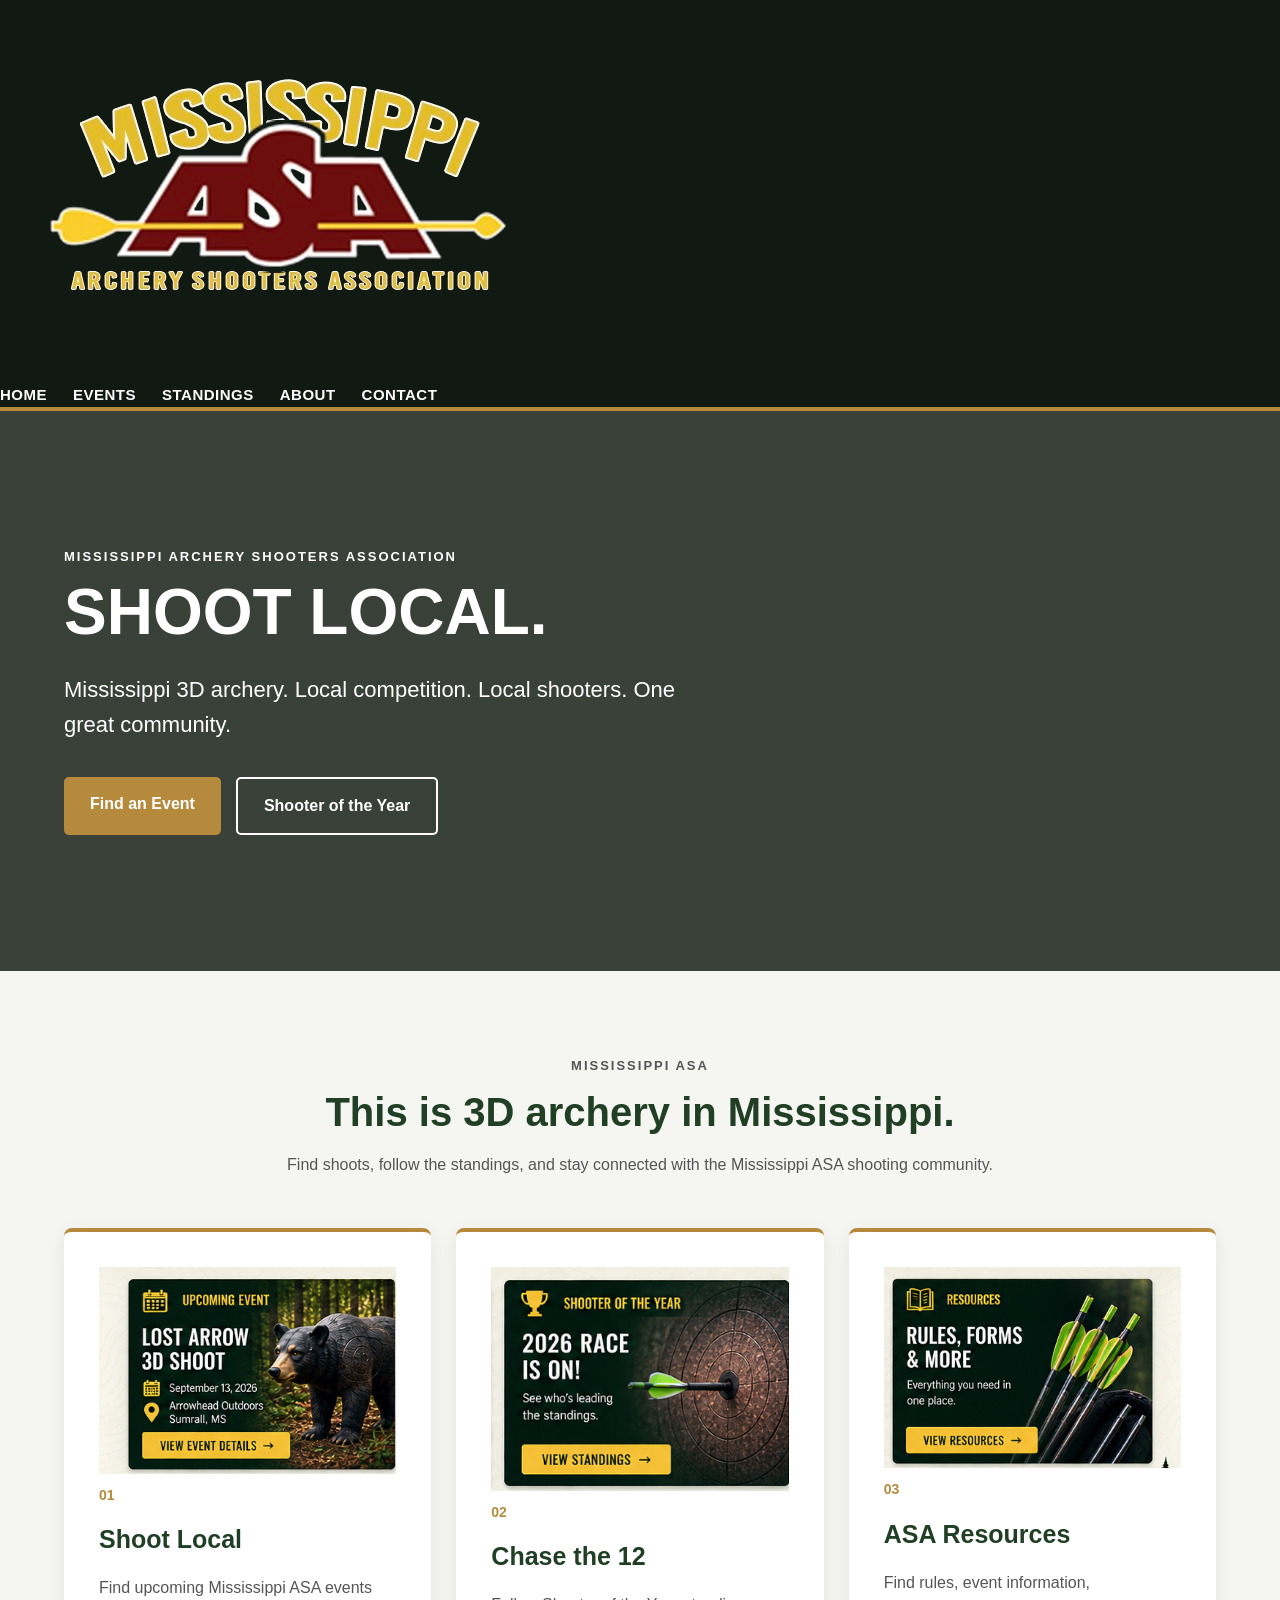
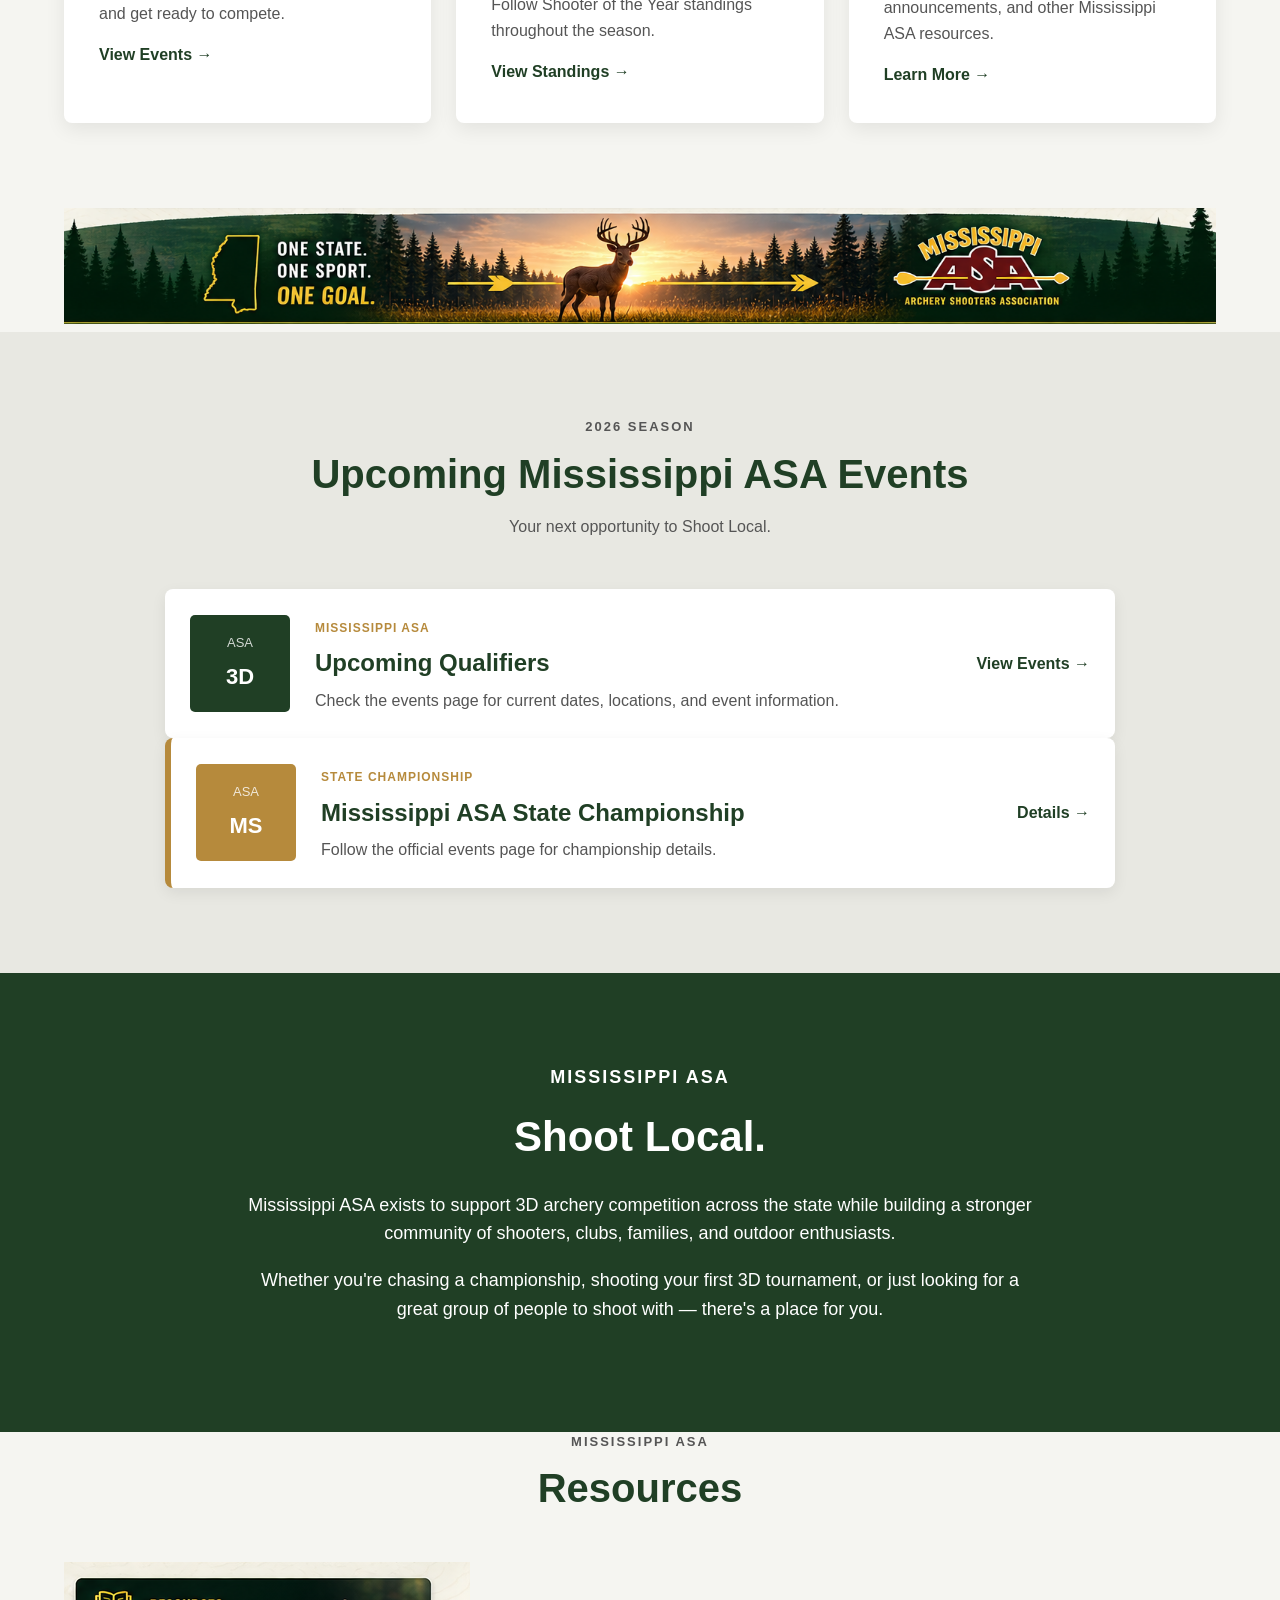
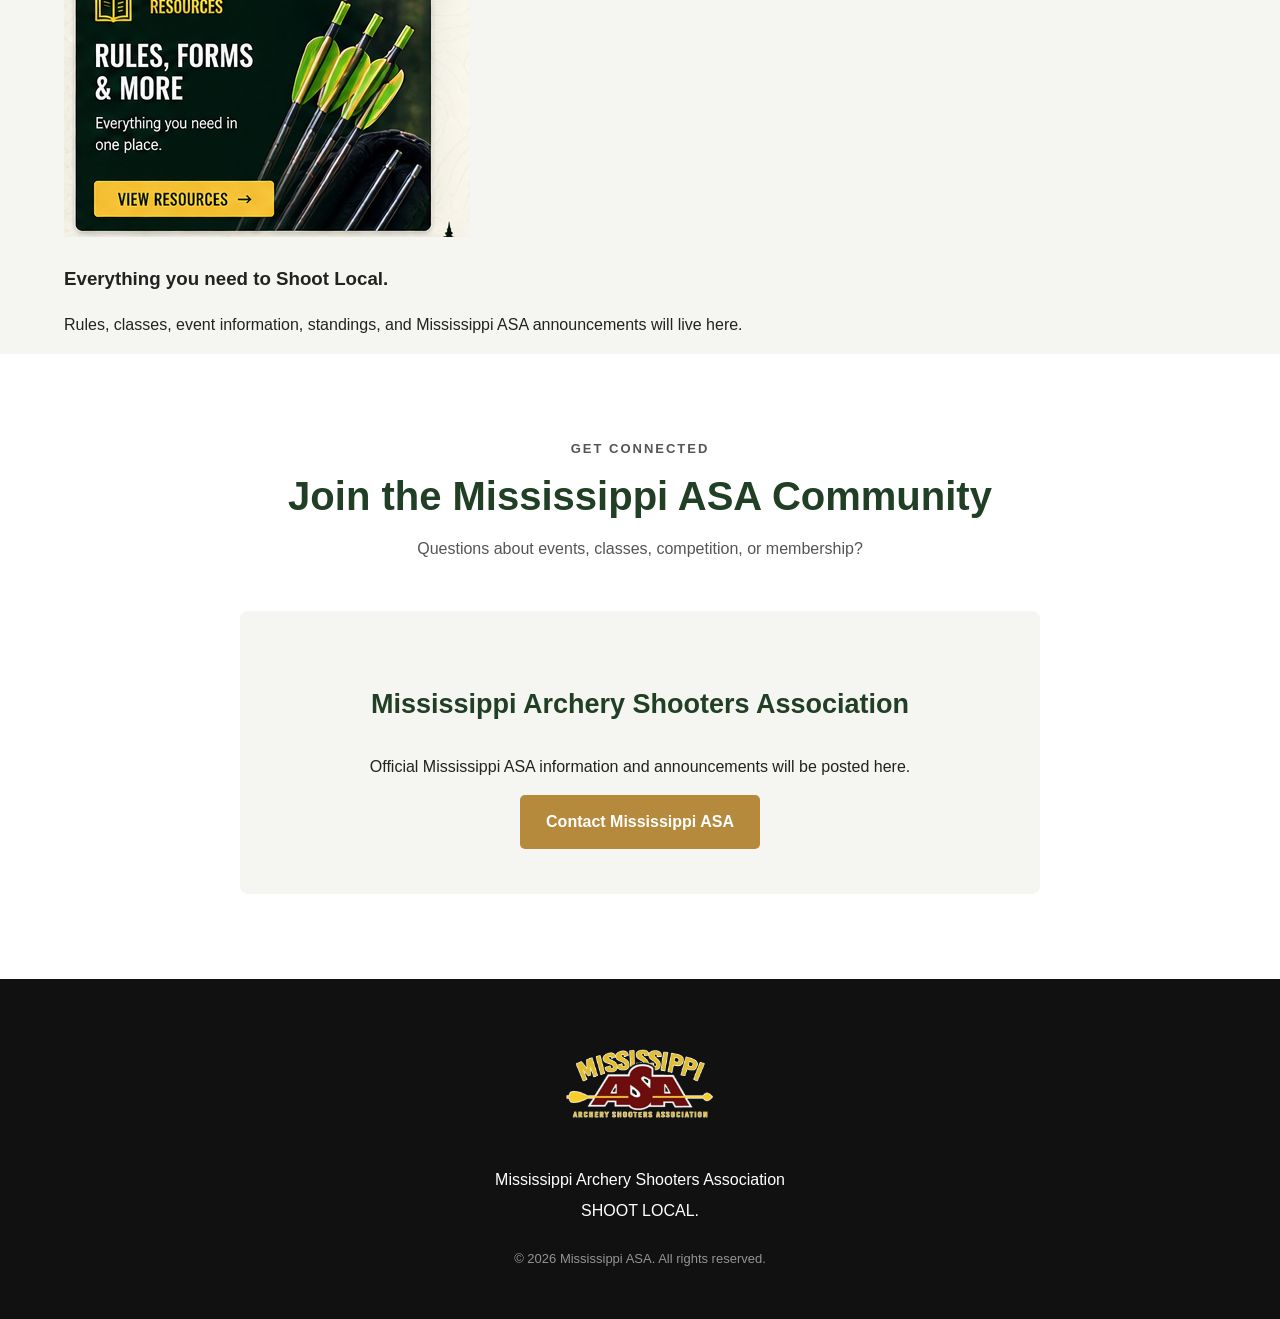
<file: index.html>
<!DOCTYPE html>
<html lang="en">

<head>

    <meta charset="UTF-8">

    <meta
        name="viewport"
        content="width=device-width, initial-scale=1.0"
    >

    <meta
        name="description"
        content="Mississippi Archery Shooters Association - Shoot Local."
    >

    <title>
        Mississippi ASA | Shoot Local
    </title>

    <link
        rel="stylesheet"
        href="css/style.css"
    >

</head>


<body>


<!-- =====================================================
     HEADER
===================================================== -->

<header class="site-header">

    <div class="header-container">

        <div class="logo">
            <a href="index.html">
                <img src="images/msasa-logo-transparent.png"
                     alt="Mississippi ASA Archery Shooters Association">
            </a>
        </div>


        <button class="menu-toggle" id="menuToggle">
            ☰
        </button>


<nav class="main-nav" id="mainNav">

    <a href="index.html">
        Home
    </a>

    <a href="events.html">
        Events
    </a>

    <a href="standings.html">
        Standings
    </a>

    <a href="index.html#about">
        About
    </a>

    <a href="index.html#contact">
        Contact
    </a>

</nav>

</header>


<!-- =====================================================
     HERO
===================================================== -->

<main>

<section class="hero">

    <div class="hero-overlay"></div>

    <div class="container hero-content">

        <div class="hero-copy">

            <p class="eyebrow">
                MISSISSIPPI ARCHERY SHOOTERS ASSOCIATION
            </p>

            <h1>
                SHOOT LOCAL.
            </h1>

            <p class="hero-text">
                Mississippi 3D archery.
                Local competition.
                Local shooters.
                One great community.
            </p>


            <div class="hero-buttons">

                <a
                    href="events.html"
                    class="button"
                >
                    Find an Event
                </a>

                <a
                    href="standings.html"
                    class="button button-outline"
                >
                    Shooter of the Year
                </a>

            </div>

        </div>

    </div>

</section>



<!-- =====================================================
     INTRO / QUICK LINKS
===================================================== -->

<section class="quick-links">

    <div class="container">

        <div class="section-heading">

            <p class="eyebrow">
                MISSISSIPPI ASA
            </p>

            <h2>
                This is 3D archery in Mississippi.
            </h2>

            <p>
                Find shoots, follow the standings,
                and stay connected with the Mississippi ASA
                shooting community.
            </p>

        </div>



        <div class="card-grid">


            <!-- =================================================
                 EVENT CARD
            ================================================== -->

            <article class="card graphic-card">

                <img
                    src="./images/msasa-card-event.png"
                    alt="Mississippi ASA events"
                >

                <div class="card-content">

                    <span class="card-number">
                        01
                    </span>

                    <h3>
                        Shoot Local
                    </h3>

                    <p>
                        Find upcoming Mississippi ASA
                        events and get ready to compete.
                    </p>

                    <a href="events.html">
                        View Events →
                    </a>

                </div>

            </article>



            <!-- =================================================
                 SHOOTER OF THE YEAR CARD
            ================================================== -->

            <article class="card graphic-card">

                <img
                    src="./images/msasa-card-soty.png"
                    alt="Mississippi ASA Shooter of the Year"
                >

                <div class="card-content">

                    <span class="card-number">
                        02
                    </span>

                    <h3>
                        Chase the 12
                    </h3>

                    <p>
                        Follow Shooter of the Year
                        standings throughout the season.
                    </p>

                    <a href="standings.html">
                        View Standings →
                    </a>

                </div>

            </article>



            <!-- =================================================
                 RESOURCES CARD
            ================================================== -->

            <article class="card graphic-card">

                <img
                    src="./images/msasa-card-resources.png"
                    alt="Mississippi ASA resources"
                >

                <div class="card-content">

                    <span class="card-number">
                        03
                    </span>

                    <h3>
                        ASA Resources
                    </h3>

                    <p>
                        Find rules, event information,
                        announcements, and other Mississippi
                        ASA resources.
                    </p>

                    <a href="#contact">
                        Learn More →
                    </a>

                </div>

            </article>


        </div>

    </div>

</section>



<!-- =====================================================
     STATE BANNER
===================================================== -->

<section class="state-banner">

    <div class="container">

        <img
            src="./images/msasa-state-banner.png"
            alt="Mississippi ASA"
        >

    </div>

</section>



<!-- =====================================================
     2026 EVENTS
===================================================== -->

<section
    class="events"
    id="events"
>

    <div class="container">

        <div class="section-heading">

            <p class="eyebrow">
                2026 SEASON
            </p>

            <h2>
                Upcoming Mississippi ASA Events
            </h2>

            <p>
                Your next opportunity to
                Shoot Local.
            </p>

        </div>


        <div class="event-list">


            <!-- =================================================
                 QUALIFIERS
            ================================================== -->

            <article class="event-card">

                <div class="event-date">

                    <span>
                        ASA
                    </span>

                    <strong>
                        3D
                    </strong>

                </div>


                <div class="event-info">

                    <span class="event-type">
                        MISSISSIPPI ASA
                    </span>

                    <h3>
                        Upcoming Qualifiers
                    </h3>

                    <p>
                        Check the events page for
                        current dates, locations,
                        and event information.
                    </p>

                </div>


                <a
                    href="events.html"
                    class="event-link"
                >
                    View Events →
                </a>

            </article>



            <!-- =================================================
                 STATE CHAMPIONSHIP
            ================================================== -->

            <article class="event-card featured-event">

                <div class="event-date">

                    <span>
                        ASA
                    </span>

                    <strong>
                        MS
                    </strong>

                </div>


                <div class="event-info">

                    <span class="event-type">
                        STATE CHAMPIONSHIP
                    </span>

                    <h3>
                        Mississippi ASA
                        State Championship
                    </h3>

                    <p>
                        Follow the official events
                        page for championship details.
                    </p>

                </div>


                <a
                    href="events.html"
                    class="event-link"
                >
                    Details →
                </a>

            </article>


        </div>

    </div>

</section>



<!-- =====================================================
     ABOUT
===================================================== -->

<section
    class="about"
    id="about"
>

    <div class="container about-content">

        <p class="eyebrow">
            MISSISSIPPI ASA
        </p>

        <h2>
            Shoot Local.
        </h2>

        <p>
            Mississippi ASA exists to support
            3D archery competition across the
            state while building a stronger
            community of shooters, clubs,
            families, and outdoor enthusiasts.
        </p>

        <p>
            Whether you're chasing a championship,
            shooting your first 3D tournament,
            or just looking for a great group
            of people to shoot with —
            there's a place for you.
        </p>

    </div>

</section>



<!-- =====================================================
     RESOURCES
===================================================== -->

<section class="resources">

    <div class="container">

        <div class="section-heading">

            <p class="eyebrow">
                MISSISSIPPI ASA
            </p>

            <h2>
                Resources
            </h2>

        </div>


        <div class="resource-card">

            <img
                src="./images/msasa-card-resources.png"
                alt="Mississippi ASA resources"
            >

            <div class="resource-content">

                <h3>
                    Everything you need to
                    Shoot Local.
                </h3>

                <p>
                    Rules, classes, event information,
                    standings, and Mississippi ASA
                    announcements will live here.
                </p>

            </div>

        </div>

    </div>

</section>



<!-- =====================================================
     CONTACT
===================================================== -->

<section
    class="contact"
    id="contact"
>

    <div class="container">

        <div class="section-heading">

            <p class="eyebrow">
                GET CONNECTED
            </p>

            <h2>
                Join the Mississippi ASA Community
            </h2>

            <p>
                Questions about events, classes,
                competition, or membership?
            </p>

        </div>


        <div class="contact-card">

            <h3>
                Mississippi Archery Shooters Association
            </h3>

            <p>
                Official Mississippi ASA information
                and announcements will be posted
                here.
            </p>

            <a
                href="mailto:info@mississippi-asa.com"
                class="button"
            >
                Contact Mississippi ASA
            </a>

        </div>

    </div>

</section>

</main>



<!-- =====================================================
     FOOTER
===================================================== -->

<footer class="site-footer">

    <div class="container">

        <img
            src="./images/msasa-logo-transparent.png"
            alt="Mississippi ASA"
            class="footer-logo"
        >

        <p>
            Mississippi Archery Shooters Association
        </p>

        <p class="footer-tagline">
            SHOOT LOCAL.
        </p>

        <p class="copyright">
            © 2026 Mississippi ASA.
            All rights reserved.
        </p>

    </div>

</footer>

<script>

const menuToggle = document.getElementById("menuToggle");

const mainNav = document.getElementById("mainNav");


menuToggle.addEventListener("click", () => {

    mainNav.classList.toggle("active");

});

</script>
</body>

</html>
</file>
<file: css/style.css>
/* =========================================================
   MISSISSIPPI ASA WEBSITE
   MAIN STYLESHEET
========================================================= */


/* =========================================================
   RESET
========================================================= */

* {
    box-sizing: border-box;
}

html {
    scroll-behavior: smooth;
}

body {
    margin: 0;
    font-family: Arial, Helvetica, sans-serif;
    color: #222;
    background: #f5f5f1;
    line-height: 1.6;
}

img {
    max-width: 100%;
}

a {
    text-decoration: none;
}


/* =========================================================
   ADMIN: SHOOTER MANAGEMENT
========================================================= */

.shooter-management-card,
.shooter-directory-card {
    width: min(92%, 960px);
    margin-left: auto;
    margin-right: auto;
    margin-bottom: 28px;
    overflow: hidden;
    background: #ffffff;
    border: 1px solid #deded7;
    border-radius: 10px;
    box-shadow: 0 8px 24px rgba(17, 26, 18, 0.08);
}

.shooter-management-card .admin-card-header,
.shooter-directory-card .admin-card-header {
    padding: 28px 32px 24px;
    background: linear-gradient(135deg, #203f25, #162d1a);
    color: #ffffff;
    border-bottom: 4px solid #b68a3c;
}

.shooter-management-card .admin-card-header .eyebrow,
.shooter-directory-card .admin-card-header .eyebrow {
    margin-bottom: 6px;
    color: #e1bd78;
}

.shooter-management-card .admin-card-header h2,
.shooter-directory-card .admin-card-header h2 {
    margin: 0;
    font-size: clamp(1.65rem, 3vw, 2rem);
    line-height: 1.2;
}

.shooter-management-card .admin-card-header p:not(.eyebrow),
.shooter-directory-card .admin-card-header p:not(.eyebrow) {
    max-width: 630px;
    margin: 8px 0 0;
    color: rgba(255, 255, 255, 0.86);
}

.shooter-management-card .admin-form,
.shooter-directory-card .admin-form {
    padding: 30px 32px 32px;
}

.shooter-form {
    display: grid;
    grid-template-columns: repeat(2, minmax(0, 1fr));
    gap: 20px;
}

.shooter-form .form-group:nth-child(3),
.shooter-form .admin-primary-button,
.shooter-form .admin-status {
    grid-column: 1 / -1;
}

.shooter-management-card .form-group,
.shooter-directory-card .form-group {
    min-width: 0;
}

.shooter-management-card .form-group label,
.shooter-directory-card .form-group label {
    display: block;
    margin-bottom: 7px;
    color: #203f25;
    font-size: 0.9rem;
    font-weight: 700;
}

.shooter-management-card .form-group input,
.shooter-management-card .form-group select,
.shooter-directory-card .form-group input,
.shooter-directory-card .form-group select {
    width: 100%;
    min-height: 48px;
    padding: 11px 13px;
    border: 1px solid #bfc3b9;
    border-radius: 6px;
    background: #ffffff;
    color: #202820;
    font: inherit;
}

.shooter-management-card .form-group input:focus,
.shooter-management-card .form-group select:focus,
.shooter-directory-card .form-group input:focus,
.shooter-directory-card .form-group select:focus {
    outline: none;
    border-color: #b68a3c;
    box-shadow: 0 0 0 3px rgba(182, 138, 60, 0.2);
}

.shooter-management-card .form-group small,
.shooter-directory-card .form-group small {
    display: block;
    margin-top: 6px;
    color: #656b63;
}

.shooter-management-card .admin-primary-button,
.shooter-directory-card .admin-secondary-button,
.shooter-directory-card .shooter-action-button,
.shooter-directory-card .search-clear-button {
    min-height: 46px;
    border-radius: 6px;
    font: inherit;
    font-weight: 700;
    cursor: pointer;
    transition: background-color 0.2s ease, border-color 0.2s ease, transform 0.2s ease;
}

.shooter-management-card .admin-primary-button {
    width: fit-content;
    padding: 12px 22px;
    border: 1px solid #b68a3c;
    background: #b68a3c;
    color: #ffffff;
}

.shooter-management-card .admin-primary-button:hover,
.shooter-management-card .admin-primary-button:focus-visible {
    background: #946d2c;
    border-color: #946d2c;
}

.shooter-management-card .admin-primary-button:disabled {
    cursor: wait;
    opacity: 0.7;
}

.shooter-directory-card .admin-secondary-button {
    padding: 11px 18px;
    border: 1px solid #203f25;
    background: #ffffff;
    color: #203f25;
}

.shooter-directory-card .admin-secondary-button:hover,
.shooter-directory-card .admin-secondary-button:focus-visible {
    background: #eef1e9;
}

.shooter-management-card .admin-primary-button:focus-visible,
.shooter-directory-card .admin-secondary-button:focus-visible,
.shooter-directory-card .shooter-action-button:focus-visible,
.shooter-directory-card .search-clear-button:focus-visible {
    outline: 3px solid rgba(182, 138, 60, 0.45);
    outline-offset: 2px;
}

.shooter-management-card .admin-status {
    min-height: 1.5em;
    margin: 0;
    color: #203f25;
    font-weight: 700;
}

.shooter-directory-card .shooter-directory-actions {
    display: flex;
    align-items: center;
    justify-content: space-between;
    gap: 16px;
    margin: 20px 0;
}

.shooter-directory-card .shooter-directory-summary {
    margin: 0;
    color: #596057;
    font-size: 0.9rem;
    font-weight: 700;
}

.shooter-directory-card .shooter-search-field {
    position: relative;
}

.shooter-directory-card .shooter-search-field input {
    padding-right: 78px;
}

.shooter-directory-card .search-clear-button {
    position: absolute;
    top: 50%;
    right: 6px;
    min-height: 34px;
    padding: 4px 10px;
    border: 0;
    background: #eef1e9;
    color: #203f25;
    transform: translateY(-50%);
    font-size: 0.8rem;
}

.shooter-directory-card .search-clear-button:hover {
    background: #dfe5d9;
}

.shooter-directory-card .shooter-list {
    display: grid;
    gap: 10px;
}

.shooter-directory-card .shooter-row {
    display: flex;
    align-items: center;
    justify-content: space-between;
    gap: 20px;
    padding: 18px;
    border: 1px solid #deded7;
    border-left: 4px solid #b68a3c;
    border-radius: 7px;
    background: #ffffff;
    cursor: default;
}

.shooter-directory-card .shooter-row:hover {
    background: #f8f9f5;
}

.shooter-directory-card .shooter-info {
    min-width: 0;
}

.shooter-directory-card .shooter-name {
    display: block;
    color: #203f25;
    font-size: 1.05rem;
}

.shooter-directory-card .shooter-class,
.shooter-directory-card .shooter-asa {
    margin-top: 2px;
    color: #5c645a;
    font-size: 0.9rem;
}

.shooter-directory-card .shooter-asa {
    color: #84622a;
    font-weight: 700;
}

.shooter-directory-card .shooter-actions {
    display: flex;
    flex: 0 0 auto;
    gap: 9px;
}

.shooter-directory-card .shooter-action-button {
    min-width: 88px;
    padding: 10px 14px;
    border: 1px solid #203f25;
    background: #ffffff;
    color: #203f25;
}

.shooter-directory-card .shooter-edit-button:hover {
    background: #eef1e9;
}

.shooter-directory-card .shooter-deactivate-button {
    border-color: #8b3c2f;
    color: #8b3c2f;
}

.shooter-directory-card .shooter-deactivate-button:hover {
    background: #fff3f1;
}

@media (max-width: 700px) {
    .shooter-management-card,
    .shooter-directory-card {
        width: min(94%, 960px);
    }

    .shooter-management-card .admin-card-header,
    .shooter-directory-card .admin-card-header,
    .shooter-management-card .admin-form,
    .shooter-directory-card .admin-form {
        padding: 23px 20px;
    }

    .shooter-form {
        grid-template-columns: 1fr;
        gap: 17px;
    }

    .shooter-form .form-group:nth-child(3),
    .shooter-form .admin-primary-button,
    .shooter-form .admin-status {
        grid-column: auto;
    }

    .shooter-management-card .admin-primary-button {
        width: 100%;
    }

    .shooter-directory-card .shooter-directory-actions {
        align-items: stretch;
        flex-direction: column;
    }

    .shooter-directory-card .admin-secondary-button {
        width: 100%;
    }

    .shooter-directory-card .shooter-row {
        align-items: stretch;
        flex-direction: column;
        gap: 15px;
        padding: 16px;
    }

    .shooter-directory-card .shooter-actions {
        width: 100%;
    }

    .shooter-directory-card .shooter-action-button {
        flex: 1;
        min-height: 48px;
    }
}


/* =========================================================
   ADMIN: SCORE ENTRY AND MANAGEMENT
========================================================= */

.score-entry-card,
.score-management-card {
    width: min(92%, 960px);
    margin-right: auto;
    margin-bottom: 28px;
    margin-left: auto;
    overflow: hidden;
    background: #ffffff;
    border: 1px solid #deded7;
    border-radius: 10px;
    box-shadow: 0 8px 24px rgba(17, 26, 18, 0.08);
}

.score-entry-card .admin-card-header,
.score-management-card .admin-card-header {
    padding: 28px 32px 24px;
    background: linear-gradient(135deg, #203f25, #162d1a);
    color: #ffffff;
    border-bottom: 4px solid #b68a3c;
}

.score-entry-card .admin-card-header .eyebrow,
.score-management-card .admin-card-header .eyebrow {
    margin-bottom: 6px;
    color: #e1bd78;
}

.score-entry-card .admin-card-header h2,
.score-management-card .admin-card-header h2 {
    margin: 0;
    font-size: clamp(1.65rem, 3vw, 2rem);
    line-height: 1.2;
}

.score-entry-card .admin-card-header p:not(.eyebrow),
.score-management-card .admin-card-header p:not(.eyebrow) {
    max-width: 630px;
    margin: 8px 0 0;
    color: rgba(255, 255, 255, 0.86);
}

.score-entry-card .admin-form {
    padding: 30px 32px 32px;
}

.score-entry-form {
    display: grid;
    grid-template-columns: repeat(2, minmax(0, 1fr));
    gap: 20px;
}

.score-entry-card .form-group {
    min-width: 0;
}

.score-entry-card .form-group label {
    display: block;
    margin-bottom: 7px;
    color: #203f25;
    font-size: 0.9rem;
    font-weight: 700;
}

.score-entry-card .form-group input,
.score-entry-card .form-group select {
    width: 100%;
    min-height: 48px;
    padding: 11px 13px;
    border: 1px solid #bfc3b9;
    border-radius: 6px;
    background: #ffffff;
    color: #202820;
    font: inherit;
}

.score-entry-card .form-group input:focus,
.score-entry-card .form-group select:focus {
    outline: none;
    border-color: #b68a3c;
    box-shadow: 0 0 0 3px rgba(182, 138, 60, 0.2);
}

.score-entry-card .admin-primary-button {
    width: fit-content;
    min-height: 46px;
    padding: 12px 22px;
    border: 1px solid #b68a3c;
    border-radius: 6px;
    background: #b68a3c;
    color: #ffffff;
    font: inherit;
    font-weight: 700;
    cursor: pointer;
    transition: background-color 0.2s ease, border-color 0.2s ease;
}

.score-entry-card .admin-primary-button:hover,
.score-entry-card .admin-primary-button:focus-visible {
    border-color: #946d2c;
    background: #946d2c;
}

.score-entry-card .admin-primary-button:focus-visible,
.score-management-card .score-action-button:focus-visible {
    outline: 3px solid rgba(182, 138, 60, 0.45);
    outline-offset: 2px;
}

.score-entry-card .admin-status {
    min-height: 1.5em;
    margin: 0;
    color: #203f25;
    font-weight: 700;
}

.score-management-card .score-list {
    display: grid;
    gap: 12px;
    padding: 30px 32px 32px;
}

.score-management-card .score-list > p {
    margin: 0;
    padding: 18px;
    border: 1px solid #deded7;
    border-radius: 7px;
    color: #596057;
    text-align: center;
}

.score-management-card .score-management-row {
    display: flex;
    align-items: center;
    justify-content: space-between;
    gap: 20px;
    padding: 18px;
    border: 1px solid #deded7;
    border-left: 4px solid #b68a3c;
    border-radius: 7px;
    background: #ffffff;
}

.score-management-card .score-details {
    min-width: 0;
}

.score-management-card .score-shooter-name,
.score-management-card .score-event-name {
    display: block;
}

.score-management-card .score-shooter-name {
    color: #203f25;
    font-size: 1.05rem;
}

.score-management-card .score-event-name {
    margin-top: 2px;
    color: #5c645a;
    font-size: 0.9rem;
}

.score-management-card .score-metrics {
    display: flex;
    gap: 8px;
    margin-top: 12px;
}

.score-management-card .score-metrics > span {
    min-width: 78px;
    padding: 6px 10px;
    border-radius: 5px;
    background: #eef1e9;
    color: #203f25;
}

.score-management-card .score-metrics small,
.score-management-card .score-metrics strong {
    display: block;
}

.score-management-card .score-metrics small {
    color: #596057;
    font-size: 0.7rem;
    font-weight: 700;
    letter-spacing: 0.05em;
    text-transform: uppercase;
}

.score-management-card .score-metrics strong {
    font-size: 1.05rem;
}

.score-management-card .score-actions {
    display: flex;
    flex: 0 0 auto;
    gap: 9px;
}

.score-management-card .score-action-button {
    min-width: 88px;
    min-height: 46px;
    padding: 10px 14px;
    border: 1px solid #203f25;
    border-radius: 6px;
    background: #ffffff;
    color: #203f25;
    font: inherit;
    font-weight: 700;
    cursor: pointer;
    transition: background-color 0.2s ease, border-color 0.2s ease;
}

.score-management-card .score-edit-button:hover {
    background: #eef1e9;
}

.score-management-card .score-delete-button {
    border-color: #8b3c2f;
    color: #8b3c2f;
}

.score-management-card .score-delete-button:hover {
    background: #fff3f1;
}

@media (max-width: 700px) {
    .score-entry-card,
    .score-management-card {
        width: min(94%, 960px);
    }

    .score-entry-card .admin-card-header,
    .score-management-card .admin-card-header,
    .score-entry-card .admin-form,
    .score-management-card .score-list {
        padding: 23px 20px;
    }

    .score-entry-form {
        grid-template-columns: 1fr;
        gap: 17px;
    }

    .score-entry-card .admin-primary-button {
        width: 100%;
    }

    .score-management-card .score-management-row {
        align-items: stretch;
        flex-direction: column;
        gap: 15px;
        padding: 16px;
    }

    .score-management-card .score-actions {
        width: 100%;
    }

    .score-management-card .score-action-button {
        flex: 1;
        min-height: 48px;
    }
}

.container {
    width: 90%;
    max-width: 1200px;
    margin: 0 auto;
}


/* =========================================================
   HEADER
========================================================= */

.site-header {
    background: #111a12;
    color: white;
    border-bottom: 4px solid #b68a3c;
}

.header-content {
    display: flex;
    justify-content: space-between;
    align-items: center;
    gap: 30px;
    padding: 15px 0;
}

.brand {
    display: flex;
    align-items: center;
}

.site-logo {
    width: 250px;
    height: auto;
    display: block;
}


/* =========================================================
   NAVIGATION
========================================================= */

.main-nav {
    display: flex;
    align-items: center;
    gap: 26px;
}

.main-nav a {
    color: white;
    font-weight: bold;
    font-size: 15px;
    text-transform: uppercase;
    letter-spacing: 0.5px;
}

.main-nav a:hover {
    color: #d5aa51;
}


/* =========================================================
   HERO
========================================================= */

.hero {
    min-height: 560px;

    display: flex;
    align-items: center;

    background:
        linear-gradient(
            rgba(15, 25, 16, 0.82),
            rgba(15, 25, 16, 0.82)
        );

    color: white;
}

.hero-content {
    padding: 90px 0;
}

.eyebrow {
    margin: 0 0 12px;

    font-size: 13px;
    font-weight: bold;

    letter-spacing: 2px;
}

.hero h1 {
    max-width: 800px;

    margin: 0 0 25px;

    font-size: 64px;
    line-height: 1.05;
}

.hero-text {
    max-width: 650px;

    margin: 0 0 35px;

    font-size: 22px;
}

.hero-buttons {
    display: flex;
    gap: 15px;
    flex-wrap: wrap;
}


/* =========================================================
   BUTTONS
========================================================= */

.button {
    display: inline-block;

    padding: 14px 26px;

    background: #b68a3c;
    color: white;

    border-radius: 5px;

    font-weight: bold;

    transition: 0.2s ease;
}

.button:hover {
    background: #946d2c;
    transform: translateY(-1px);
}

.button-outline {
    background: transparent;

    border: 2px solid white;
}

.button-outline:hover {
    background: white;
    color: #203f25;
}


/* =========================================================
   SECTION HEADINGS
========================================================= */

.quick-links,
.events,
.standings,
.classes,
.contact {
    padding: 85px 0;
}

.section-heading {
    max-width: 720px;

    margin: 0 auto 50px;

    text-align: center;
}

.section-heading h2 {
    margin: 5px 0 15px;

    color: #203f25;

    font-size: 40px;
    line-height: 1.2;
}

.section-heading p {
    color: #555;
}
.event-type {
    display: inline-block;
    margin-bottom: 6px;

    color: #b68a3c;

    font-size: 12px;
    font-weight: bold;

    letter-spacing: 1px;
}

.featured-event {
    border-left: 6px solid #b68a3c;
}

.featured-event .event-date {
    background: #b68a3c;
}

.event-link:hover {
    color: #b68a3c;
}

/* =========================================================
   QUICK LINK CARDS
========================================================= */

.card-grid {
    display: grid;

    grid-template-columns:
        repeat(3, 1fr);

    gap: 25px;
}

.card {
    background: white;

    padding: 35px;

    border-radius: 8px;

    box-shadow:
        0 6px 20px rgba(0, 0, 0, 0.08);

    border-top: 4px solid #b68a3c;
}

.card-number {
    color: #b68a3c;

    font-size: 14px;
    font-weight: bold;
}

.card h3 {
    margin: 12px 0;

    color: #203f25;

    font-size: 25px;
}

.card p {
    color: #555;
}

.card a {
    color: #203f25;

    font-weight: bold;
}

.card a:hover {
    color: #b68a3c;
}


/* =========================================================
   EVENTS
========================================================= */

.events {
    background: #e8e8e2;
}

.event-list {
    max-width: 950px;

    margin: auto;
}

.event-card {
    display: flex;

    align-items: center;

    gap: 25px;

    background: white;

    padding: 25px;

    border-radius: 8px;

    box-shadow:
        0 5px 15px rgba(0, 0, 0, 0.07);
}

.event-date {
    min-width: 100px;

    padding: 18px;

    background: #203f25;

    color: white;

    text-align: center;

    border-radius: 5px;
}

.event-date span {
    display: block;

    font-size: 13px;

    opacity: 0.8;
}

.event-date strong {
    display: block;

    margin-top: 5px;

    font-size: 22px;
}

.event-info {
    flex: 1;
}

.event-info h3 {
    margin: 0 0 5px;

    color: #203f25;

    font-size: 24px;
}

.event-info p {
    margin: 0;

    color: #555;
}
.event-type {
    display: inline-block;

    margin-bottom: 6px;

    color: #b68a3c;

    font-size: 12px;

    font-weight: bold;

    letter-spacing: 1px;
}

.featured-event {
    border-left: 6px solid #b68a3c;
}

.featured-event .event-date {
    background: #b68a3c;
}

.event-link:hover {
    color: #b68a3c;
}

.event-link {
    color: #203f25;

    font-weight: bold;
}


/* =========================================================
   SHOOTER OF THE YEAR
========================================================= */

.standings {
    background: white;
}

.standings-preview {
    max-width: 950px;

    margin: 0 auto 35px;

    border-radius: 8px;

    overflow: hidden;

    box-shadow:
        0 5px 20px rgba(0, 0, 0, 0.08);
}

.standing-header,
.standing-row {
    display: grid;

    grid-template-columns:
        100px 1fr 180px 120px;

    gap: 15px;

    align-items: center;

    padding: 18px 25px;
}

.standing-header {
    background: #203f25;

    color: white;

    font-size: 13px;

    font-weight: bold;

    letter-spacing: 1px;
}

.standing-row {
    background: #f8f8f5;

    color: #333;
}

.center-button {
    text-align: center;
}


/* =========================================================
   ASA CLASSES
========================================================= */

.classes {
    background: #f0f0eb;
}

.class-grid {
    display: grid;

    grid-template-columns:
        repeat(3, 1fr);

    gap: 20px;
}

.class-card {
    background: white;

    padding: 30px;

    border-radius: 7px;

    border-left: 5px solid #b68a3c;

    box-shadow:
        0 4px 15px rgba(0, 0, 0, 0.06);
}

.class-card h3 {
    margin-top: 0;

    color: #203f25;

    font-size: 22px;
}

.class-card p {
    margin-bottom: 0;

    color: #666;
}


/* =========================================================
   ABOUT
========================================================= */

.about {
    padding: 90px 0;

    background: #203f25;

    color: white;
}

.about-content {
    max-width: 800px;

    text-align: center;
}

.about h2 {
    margin: 5px 0 20px;

    font-size: 42px;
}

.about p {
    font-size: 18px;
}


/* =========================================================
   CONTACT
========================================================= */

.contact {
    background: white;
}

.contact-card {
    max-width: 800px;

    margin: auto;

    padding: 45px;

    text-align: center;

    background: #f5f5f1;

    border-radius: 8px;
}

.contact-card h3 {
    color: #203f25;

    font-size: 27px;
}


/* =========================================================
   FOOTER
========================================================= */

.site-footer {
    padding: 45px 0;

    background: #111;

    color: white;

    text-align: center;
}

.footer-logo {
    width: 180px;

    margin-bottom: 10px;
}

.site-footer p {
    margin: 5px 0;
}

.copyright {
    margin-top: 25px !important;

    font-size: 13px;

    opacity: 0.55;
}


/* =========================================================
   TABLET
========================================================= */

@media (max-width: 900px) {

    .header-content {
        flex-direction: column;

        text-align: center;
    }

    .main-nav {
        flex-wrap: wrap;

        justify-content: center;

        gap: 15px 20px;
    }

    .hero h1 {
        font-size: 52px;
    }

    .card-grid {
        grid-template-columns: 1fr;
    }

    .class-grid {
        grid-template-columns:
            repeat(2, 1fr);
    }

}


/* =========================================================
   MOBILE
========================================================= */

@media (max-width: 600px) {

    .container {
        width: 92%;
    }

    .site-logo {
        width: 190px;
    }

    .main-nav {
        gap: 10px 15px;
    }

    .main-nav a {
        font-size: 13px;
    }

    .hero {
        min-height: 500px;
    }

    .hero-content {
        padding: 70px 0;
    }

    .hero h1 {
        font-size: 42px;
    }

    .hero-text {
        font-size: 18px;
    }

    .hero-buttons {
        flex-direction: column;

        align-items: flex-start;
    }

    .section-heading h2 {
        font-size: 32px;
    }

    .event-card {
        flex-direction: column;

        align-items: flex-start;
    }

    .event-date {
        width: 100%;
    }

    .standing-header,
    .standing-row {
        grid-template-columns:
            50px 1fr 80px;

        padding: 15px;
    }

    .standing-header span:nth-child(4),
    .standing-row strong:last-child {
        display: none;
    }

    .class-grid {
        grid-template-columns: 1fr;
    }

    .about h2 {
        font-size: 32px;
    }

}
/* =========================================================
   STANDINGS PAGE
========================================================= */

.page-hero {
    padding: 80px 0;

    background: #203f25;

    color: white;
}

.page-hero h1 {
    margin: 5px 0 10px;

    font-size: 50px;
}

.page-hero p {
    font-size: 18px;
}


.standings-page {
    padding: 80px 0;

    background: #f5f5f1;
}


.standings-controls {
    max-width: 950px;

    margin: 0 auto 25px;

    display: flex;

    align-items: center;

    gap: 15px;
}


.standings-controls label {
    font-weight: bold;

    color: #203f25;
}


.standings-controls select {
    padding: 10px 15px;

    border: 1px solid #ccc;

    border-radius: 5px;

    background: white;

    font-size: 15px;
}


.standings-table {
    max-width: 950px;

    margin: auto;

    background: white;

    border-radius: 8px;

    overflow: hidden;

    box-shadow:
        0 5px 20px rgba(0,0,0,.08);
}


.standings-table .standing-header,
.standings-table .standing-row {

    display: grid;

    grid-template-columns:
        80px 1fr 180px 120px 80px;

    gap: 15px;

    align-items: center;

    padding: 18px 25px;

}


.standings-table .standing-header {

    background: #203f25;

    color: white;

    font-size: 13px;

    font-weight: bold;

    letter-spacing: 1px;
}


.standings-table .standing-row {

    border-bottom: 1px solid #eee;
}


/* MOBILE */

@media (max-width: 600px) {

    .page-hero h1 {
        font-size: 38px;
    }

    .standings-controls {
        flex-direction: column;

        align-items: flex-start;
    }

    .standings-table {
        overflow-x: auto;
    }

    .standings-table .standing-header,
    .standings-table .standing-row {

        min-width: 650px;

    }

}

/* =====================================================
   STANDINGS SEARCH
===================================================== */

.standings-controls {
    max-width: 950px;

    margin: 0 auto 25px;

    display: flex;

    align-items: flex-end;

    gap: 25px;

    flex-wrap: wrap;
}


.search-control,
.class-control {
    display: flex;

    flex-direction: column;

    gap: 7px;
}


.search-control {
    flex: 1;

    min-width: 260px;
}


.class-control {
    min-width: 220px;
}


.standings-controls label {
    color: #203f25;

    font-size: 14px;

    font-weight: bold;
}


.standings-controls input,
.standings-controls select {

    padding: 12px 14px;

    border: 1px solid #ccc;

    border-radius: 5px;

    background: white;

    font-size: 15px;

}


.standings-controls input:focus,
.standings-controls select:focus {

    outline: none;

    border-color: #b68a3c;

    box-shadow:
        0 0 0 2px rgba(182, 138, 60, 0.15);

}

/* =====================================================
   SHOOTER SCORECARD
===================================================== */

.shooter-row {
    cursor: pointer;

    transition:
        background 0.2s ease;
}


.shooter-row:hover {
    background: #eef1e9;
}


.shooter-row.expanded {
    background: #e8e8e2;
}


.shooter-name {
    font-weight: bold;

    color: #203f25;
}


.shooter-details {
    background: #f5f5f1;

    border-bottom:
        1px solid #ddd;
}


.scorecard {
    max-width: 900px;

    margin: 0 auto;

    padding: 30px 35px;
}


.scorecard h3 {
    margin:
        0 0 3px;

    color: #203f25;

    font-size: 25px;
}


.scorecard-class {
    margin-top: 0;

    color: #777;

    font-weight: bold;
}


.scorecard h4 {
    margin:
        25px 0 10px;

    color: #203f25;

    text-transform:
        uppercase;

    font-size: 13px;

    letter-spacing: 1px;
}


.score-header,
.score-line {
    display: grid;

    grid-template-columns:
        1fr 100px 80px 100px;

    gap: 15px;

    align-items: center;

    padding: 10px 15px;
}


.score-header {
    background: #203f25;

    color: white;

    font-size: 11px;

    font-weight: bold;
}


.score-line {
    background: white;

    border-bottom:
        1px solid #eee;
}


.score-line.counting {
    border-left:
        4px solid #b68a3c;
}


.score-line.dropped {
    color: #999;

    background: #fafafa;
}


.score-line.championship {
    border-left:
        4px solid #203f25;

    font-weight: bold;
}


.score-total {
    display: grid;

    grid-template-columns:
        1fr 120px 120px;

    gap: 15px;

    margin-top: 25px;

    padding: 20px;

    background: #203f25;

    color: white;

    font-weight: bold;

    align-items: center;
}


@media (max-width: 600px) {

    .scorecard {
        padding: 20px 15px;
    }


    .score-header,
    .score-line {

        grid-template-columns:
            1fr 65px 55px 75px;

        gap: 8px;

        padding: 9px 8px;

        font-size: 13px;

    }


    .score-total {

        grid-template-columns:
            1fr 80px 80px;

        gap: 8px;

        padding: 15px;

        font-size: 13px;

    }

}


/* =====================================================
   SHOOTER SCORECARD
===================================================== */

.shooter-row {
    cursor: pointer;
    transition: background-color 0.2s ease;
}

.shooter-row:hover {
    background-color: #eef1e9;
}


.shooter-row.expanded::after {
    content: "−";
}


.shooter-details {
    background: #f7f7f3;
    border-bottom: 1px solid #d8d8d2;
}


.scorecard {
    max-width: 900px;
    margin: 0 auto;
    padding: 30px;
}


.scorecard h3 {
    margin: 0;
    color: #203f25;
    font-size: 25px;
}


.scorecard p {
    margin-top: 5px;
    color: #777;
    font-weight: bold;
}


.scorecard h4 {
    margin: 25px 0 10px;
    color: #203f25;
    font-size: 13px;
    text-transform: uppercase;
    letter-spacing: 1px;
}


.score-header,
.score-line {
    display: grid;

    grid-template-columns:
        1fr
        100px
        70px
        100px;

    gap: 15px;

    align-items: center;

    padding: 12px 15px;
}


.score-header {
    background: #203f25;
    color: white;

    font-size: 11px;
    font-weight: bold;
}


.score-line {
    background: white;
    border-bottom: 1px solid #e5e5e5;
}


.score-line.counting {
    border-left: 4px solid #b68a3c;
}


.score-line.dropped {
    color: #999;
    background: #fafafa;
}


.score-line.championship {
    border-left: 4px solid #203f25;
    font-weight: bold;
}


.score-total {
    display: grid;

    grid-template-columns:
        1fr
        120px
        120px;

    gap: 15px;

    align-items: center;

    margin-top: 25px;

    padding: 20px;

    background: #203f25;
    color: white;

    font-weight: bold;

    border-radius: 5px;
}


@media (max-width: 600px) {

    .scorecard {
        padding: 20px 12px;
    }


    .score-header,
    .score-line {

        grid-template-columns:
            1fr
            60px
            50px
            70px;

        gap: 8px;

        padding: 10px 8px;

        font-size: 13px;
    }


    .score-total {

        grid-template-columns:
            1fr
            70px
            70px;

        gap: 8px;

        padding: 15px;

        font-size: 13px;
    }

}

/* =====================================================
   EVENT RESULTS PODIUM
===================================================== */

.event-result-row {
    transition:
        transform 0.15s ease,
        background-color 0.15s ease;
}

.event-result-row:hover {
    transform: translateX(3px);
}


/* 1st place */



/* 2nd place */



/* 3rd place */



/* Make podium scores stand out */

.event-result-row: strong,
.event-result-row: strong,
.event-result-row: strong {
    font-weight: 800;
}

/* =====================================================
   SHOOTER OF THE YEAR PODIUM
===================================================== */



/* 1st place */



/* 2nd place */




/* 3rd place */



/* Highlight scores */

.soy-result-row:strong,
.soy-result-row: strong,
.soy-result-row: strong {
    font-weight: 800;
}

/* =====================================================
   RESULTS PODIUM
===================================================== */

.podium-first {
    background: #fff8df !important;
    border-left: 5px solid #c9a227 !important;
}

.podium-second {
    background: #f3f3f3 !important;
    border-left: 5px solid #9b9b9b !important;
}

.podium-third {
    background: #f8eee5 !important;
    border-left: 5px solid #a66a3f !important;
}

.podium-first strong,
.podium-second strong,
.podium-third strong {
    font-weight: 800;
}

/* =========================================================
   EVENT DETAILS MODAL
========================================================= */

body.modal-open {
    overflow: hidden;
}


/* Modal background */

.event-modal {
    position: fixed;
    inset: 0;

    display: flex;
    align-items: center;
    justify-content: center;

    padding: 25px;

    background: rgba(10, 18, 11, 0.78);

    opacity: 0;
    visibility: hidden;

    transition:
        opacity 0.25s ease,
        visibility 0.25s ease;

    z-index: 9999;
}


/* Active modal */

.event-modal.active {
    opacity: 1;
    visibility: visible;
}


/* Modal panel */

.event-modal-panel {
    position: relative;

    width: 100%;
    max-width: 800px;
    max-height: 90vh;

    overflow-y: auto;

    padding: 45px;

    background: #ffffff;

    border-radius: 10px;

    box-shadow:
        0 20px 60px rgba(0, 0, 0, 0.25);

    transform: translateY(20px) scale(0.98);

    transition:
        transform 0.25s ease;
}


.event-modal.active .event-modal-panel {
    transform: translateY(0) scale(1);
}


/* Close button */

.event-modal-close {
    position: absolute;

    top: 15px;
    right: 18px;

    width: 42px;
    height: 42px;

    border: none;

    background: transparent;

    color: #203f25;

    font-size: 32px;

    line-height: 1;

    cursor: pointer;

    border-radius: 50%;
}


.event-modal-close:hover {
    background: #f0f0eb;

    color: #b68a3c;
}


/* Modal heading */

.event-modal-panel h2 {
    margin: 5px 0 30px;

    color: #203f25;

    font-size: 38px;

    line-height: 1.15;
}


/* Detail grid */

.event-detail-grid {
    display: grid;

    grid-template-columns:
        repeat(2, 1fr);

    gap: 18px;

    margin-bottom: 30px;
}


.event-detail-item {
    padding: 20px;

    background: #f5f5f1;

    border-left: 4px solid #b68a3c;

    border-radius: 5px;
}


.event-detail-item span {
    display: block;

    margin-bottom: 5px;

    color: #b68a3c;

    font-size: 11px;

    font-weight: bold;

    letter-spacing: 1.5px;
}


.event-detail-item strong {
    display: block;

    color: #203f25;

    font-size: 17px;
}


/* Information sections */

.event-detail-section {
    margin-top: 25px;

    padding-top: 25px;

    border-top: 1px solid #e3e3df;
}


.event-detail-section h3 {
    margin: 0 0 8px;

    color: #203f25;

    font-size: 21px;
}


.event-detail-section p {
    margin: 0;

    color: #555;
}


/* Weather section */

.event-weather-placeholder {
    display: flex;

    align-items: center;

    gap: 18px;

    margin: 30px 0;

    padding: 22px;

    background: #e8e8e2;

    border-radius: 7px;
}


.weather-icon {
    display: flex;

    align-items: center;
    justify-content: center;

    width: 50px;
    height: 50px;

    background: #203f25;

    color: white;

    border-radius: 50%;

    font-size: 24px;
}


.event-weather-placeholder strong {
    display: block;

    margin-bottom: 4px;

    color: #203f25;

    font-size: 18px;
}


.event-weather-placeholder p {
    margin: 0;

    color: #666;

    font-size: 14px;
}


/* Event card details button */

.event-details-button {
    border: none;

    background: transparent;

    padding: 0;

    font-family: inherit;

    font-size: inherit;

    cursor: pointer;
}


.event-details-button:hover {
    color: #b68a3c;
}


/* =========================================================
   EVENT MODAL MOBILE
========================================================= */

@media (max-width: 600px) {

    .event-modal {
        padding: 15px;
    }


    .event-modal-panel {
        max-height: 92vh;

        padding: 30px 22px;
    }


    .event-modal-panel h2 {
        padding-right: 35px;

        font-size: 30px;
    }


    .event-detail-grid {
        grid-template-columns: 1fr;

        gap: 12px;
    }


    .event-detail-item {
        padding: 16px;
    }


    .event-weather-placeholder {
        align-items: flex-start;

        padding: 18px;
    }

}
/* =========================================================
   EVENT RESULTS LINK
========================================================= */

.event-results-link {
    display: inline-block;

    margin-top: 12px;

    color: #203f25;

    font-weight: 700;

    text-decoration: none;
}


.event-results-link:hover {
    color: #b68a3c;

    text-decoration: underline;
}
/* ================================
   MOBILE NAVIGATION
================================ */


.menu-toggle {

    display:none;

    background:none;

    border:none;

    color:white;

    font-size:32px;

    cursor:pointer;

}



@media (max-width:768px) {


    .header-container {

        display:flex;

        justify-content:space-between;

        align-items:center;

        padding:20px;

    }


    .logo img {

        width:170px;

    }


    .menu-toggle {

        display:block;

    }



    .main-nav {

        display:none;

        position:absolute;

        top:90px;

        left:0;

        width:100%;

        background:#102b18;

        flex-direction:column;

        text-align:center;

        padding:20px 0;

        z-index:999;

    }



    .main-nav a {

        padding:15px;

        display:block;

        color:white;

        font-size:18px;

    }



    .main-nav.active {

        display:flex;

    }
/* =========================================================
   MOBILE NAVIGATION
========================================================= */

.header-container {
    width: 90%;
    max-width: 1200px;
    margin: 0 auto;

    display: flex;
    align-items: center;
    justify-content: space-between;

    gap: 30px;
}


.menu-toggle {
    display: none;

    padding: 6px 10px;

    background: transparent;

    border: 2px solid #b68a3c;
    border-radius: 5px;

    color: white;

    font-size: 28px;
    line-height: 1;

    cursor: pointer;
}


.menu-toggle:hover {
    background: #b68a3c;
}


@media (max-width: 768px) {

    .site-header {
        position: relative;
    }


    .header-container {
        min-height: 80px;
    }


    .logo img {
        width: 180px;
        height: auto;
    }


    .menu-toggle {
        display: block;
    }


    .main-nav {
        display: none;

        position: absolute;

        top: 100%;

        left: 0;

        width: 100%;

        z-index: 1000;

        flex-direction: column;

        align-items: stretch;

        gap: 0;

        padding: 10px 0;

        background: #111a12;

        border-top: 2px solid #b68a3c;

        box-shadow:
            0 8px 15px rgba(0, 0, 0, 0.25);
    }


    .main-nav.active {
        display: flex;
    }


    .main-nav a {
        display: block;

        width: 100%;

        padding: 16px 20px;

        text-align: center;

        font-size: 16px;

        border-bottom: 1px solid rgba(255,255,255,0.08);
    }


    .main-nav a:last-child {
        border-bottom: none;
    }


    .main-nav a:hover {
        background: #203f25;

        color: #d5aa51;
    }

}

}
</file>
